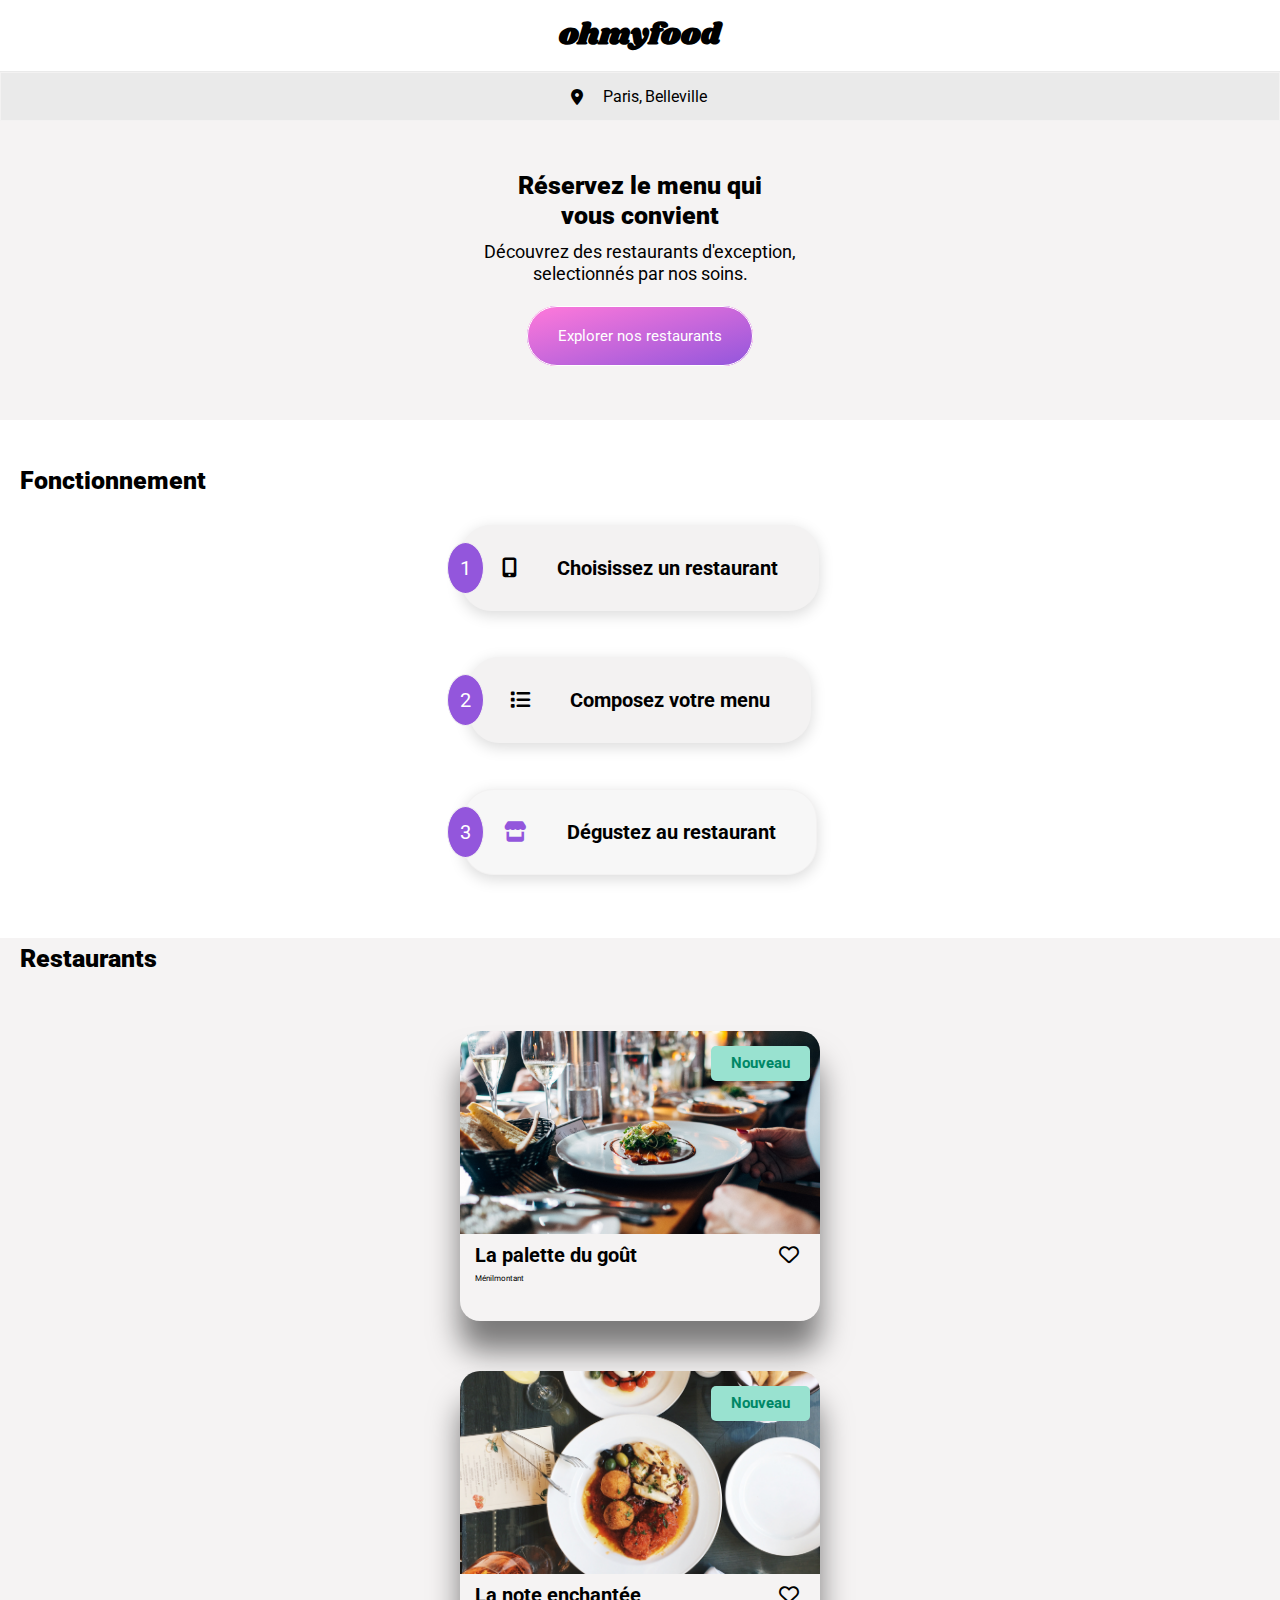
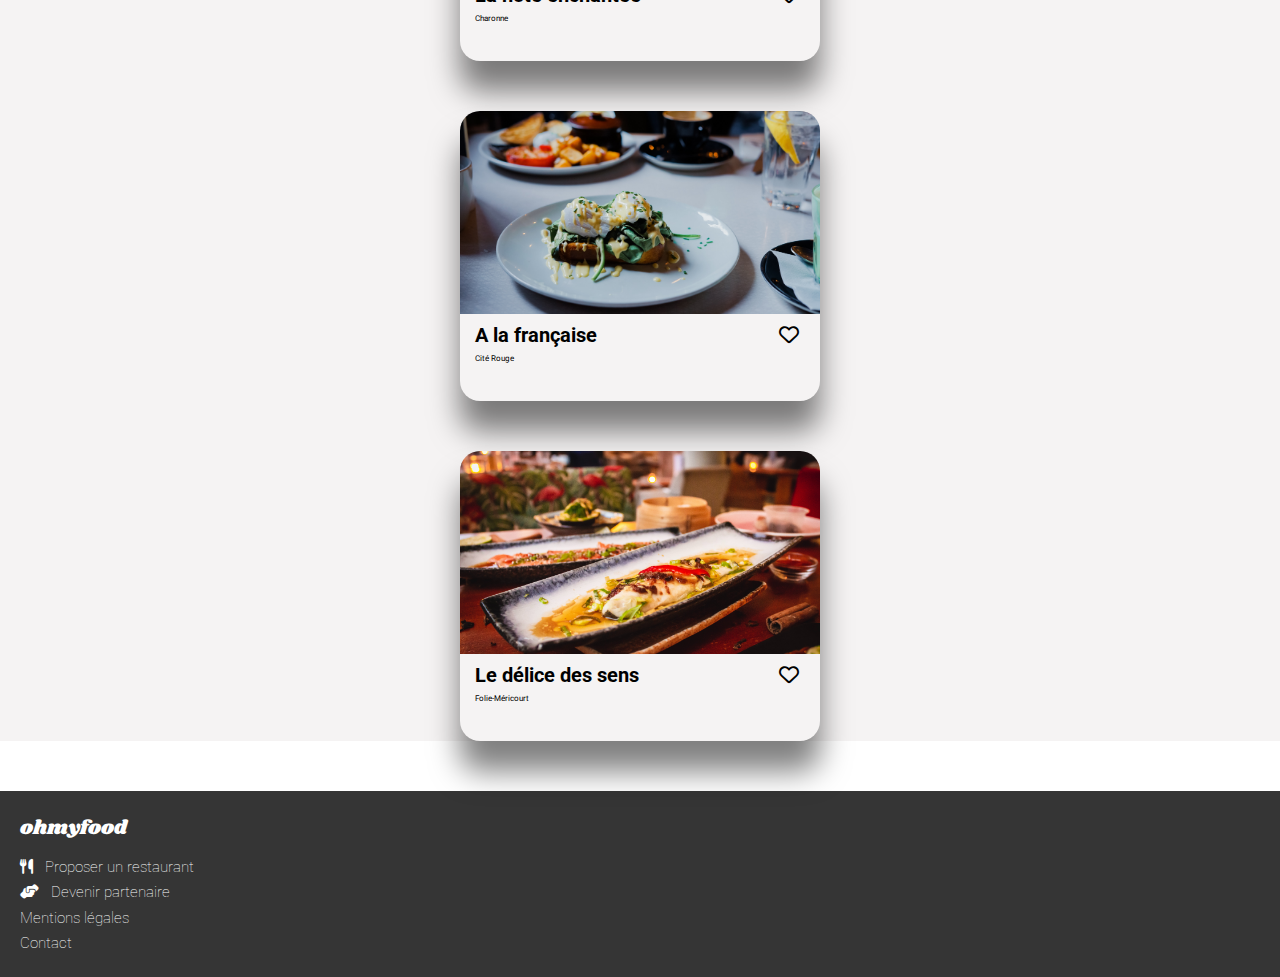
<file: index.html>
<!DOCTYPE html>
<html lang="fr">
<head>
    <meta charset="UTF-8">
    <meta http-equiv="X-UA-Compatible" content="IE=edge">
    <meta name="viewport" content="width=device-width, initial-scale=1.0">
    <link rel="stylesheet" href="https://cdnjs.cloudflare.com/ajax/libs/font-awesome/6.1.1/css/all.min.css">
    <link rel="stylesheet" href="./Assets/css/style.css">
    <title> OhMYFood | </title>
</head>
<body class="home">

    <header class="header bgcolor">

        <div class="top">
            <div class="brand">
                <h1 class="brand__title big-title"> ohmyfood</h1>
                
            </div>
            <div class="local">
                
                <i class="fa-sharp fa-solid fa-location-dot local__icon"></i>
                <div class="local__city local__title">Paris,</div>
                <div class="local__quarter local__title">Belleville</div>
            </div>
        </div>
        
        <h2 class="header__title">
            <span class="header__title-span">Réservez le menu qui</span>
            <span class="header__title-span">vous convient</span> 
        </h2>
        <p class="header__para">
            <span class="header__para-span">Découvrez des restaurants d'exception,

            </span>
            <span class="header__para-span">
                selectionnés par nos soins.
            </span>
        </p>
        <a href="resto" class="btn">Explorer nos restaurants</a>
    </header>

    <main class="main">
        <section class="section fonction">
            <h2 class="section-title title">Fonctionnement</h2>
            <article class="article">
                <div class="article__numb">1</div>
                <div class="article__div">
            
                    <i class="fa-solid fa-mobile-screen-button article__div-icon"></i>
                    <div class="article__div-para">Choisissez un restaurant</div>
                </div>
            </article>
                
            <article class="article">
                <div class="article__numb">2</div>
                <div class="article__div">
                    
                    <i class="fa-solid fa-list article__div-icon"></i>
                    <div class="article__div-para">Composez votre menu</div>
                </div>
            </article>
            
            <article class="article active">
                <div class="article__numb">3</div>
                <div class="article__div">
                    <i class="fa-sharp fa-solid fa-store article__div-icon"></i>
                    <div class="article__div-para">Dégustez au restaurant</div>
                </div>
            </article>
        </section>

        <section class="section bgcolor resto" id="#resto">
            <h2 class="section-title title">Restaurants</h2>
            <article class="card">
                <a href="./laPalette.html">
                    <div class="card__picture">
                        <img src="./Assets/img/restaurants/jay-wennington-N_Y88TWmGwA-unsplash.jpg" class="card__picture-img" alt="">
                        <div class="card__picture-new">Nouveau</div>
                    </div>
                </a>
                <div class="card__info">
                    <h3 class="card__info-title">
                        <span  class="span-title">La palette du goût</span>
                        <div class="hackcheck">

                            <input type="checkbox" name="heart" id="check-click1">
                            <label class="fa-regular fa-heart hackcheck-icon" for="check-click1"></label>
                        </div>
                    </h3>
                    <p class="card__info-para">Ménilmontant</p>
                </div>
            </article>
            
            <article class="card">
                <a href="./laNote.html">
                    <div class="card__picture">
                        <img src="./Assets/img/restaurants/stil-u2Lp8tXIcjw-unsplash.jpg" class="card__picture-img" alt="">
                        <div class="card__picture-new">Nouveau</div>
                    </div>
                </a>
                <div class="card__info">
                    <h3 class="card__info-title">
                        <span  class="span-title">La note enchantée</span>
                        <div class="hackcheck">

                            <input type="checkbox" name="heart" id="check-click2">
                            <label class="fa-regular fa-heart hackcheck-icon" for="check-click2"></label>
                        </div>
                    </h3>
                    <p class="card__info-para">Charonne</p>
                </div>
            </article>

            <article class="card">
                <a href="./aLaFrancaise.html">
                    <div class="card__picture">
                        <img src="./Assets/img/restaurants/toa-heftiba-DQKerTsQwi0-unsplash.jpg" class="card__picture-img" alt="">
                        <!-- <div class="card__picture-new">Nouveau</div> -->
                    </div>
                </a>
                <div class="card__info">
                    <h3 class="card__info-title">
                        <span  class="span-title">A la française</span>
                        <div class="hackcheck">

                            <input type="checkbox" name="heart" id="check-click3">
                            <label class="fa-regular fa-heart hackcheck-icon" for="check-click3"></label>
                        </div>
                    </h3>
                    <p class="card__info-para">Cité Rouge</p>
                </div>
            </article>

            <article class="card">
                <a href="./leDessert.html">
                    <div class="card__picture">
                        <img src="./Assets/img/restaurants/louis-hansel-shotsoflouis-qNBGVyOCY8Q-unsplash.jpg" class="card__picture-img" alt="">
                        <!-- <div class="card__picture-new">Nouveau</div> -->
                    </div>
                </a>
                <div class="card__info">
                    <h3 class="card__info-title">
                        <span  class="span-title">Le délice des sens</span>
                        <div class="hackcheck">

                            <input type="checkbox" name="heart" id="check-click4">
                            <label class="fa-regular fa-heart hackcheck-icon" for="check-click4"></label>
                        </div>
                    </h3>
                    <p class="card__info-para">Folie-Méricourt</p>
                </div>
            </article>
        </section>
    </main>
    <footer class="footer ">
        <h4 class="footer__title title2">ohmyfood</h4>
        <p href="#" class="footer__para">
            <i class="fa-solid fa-utensils footer__para-icon"></i>
            <a class="footer__para-link">Proposer un restaurant</a>
        </p>
        <p href="#" class="footer__para">
            <i class="fa-solid fa-handshake-angle footer__para-icon"></i>
            <a class="footer__para-link">Devenir partenaire</a>
        </p>
        <p href="#" class="footer__para">
            <a href="#" class="footer__para-link">
                Mentions légales
            </a>
        </p>
        <p href="#" class="footer__para">
            <a href="#" class="footer__para-link">
                Contact
            </a>
        </p>
    </footer>
    
</body>
</html>
</file>
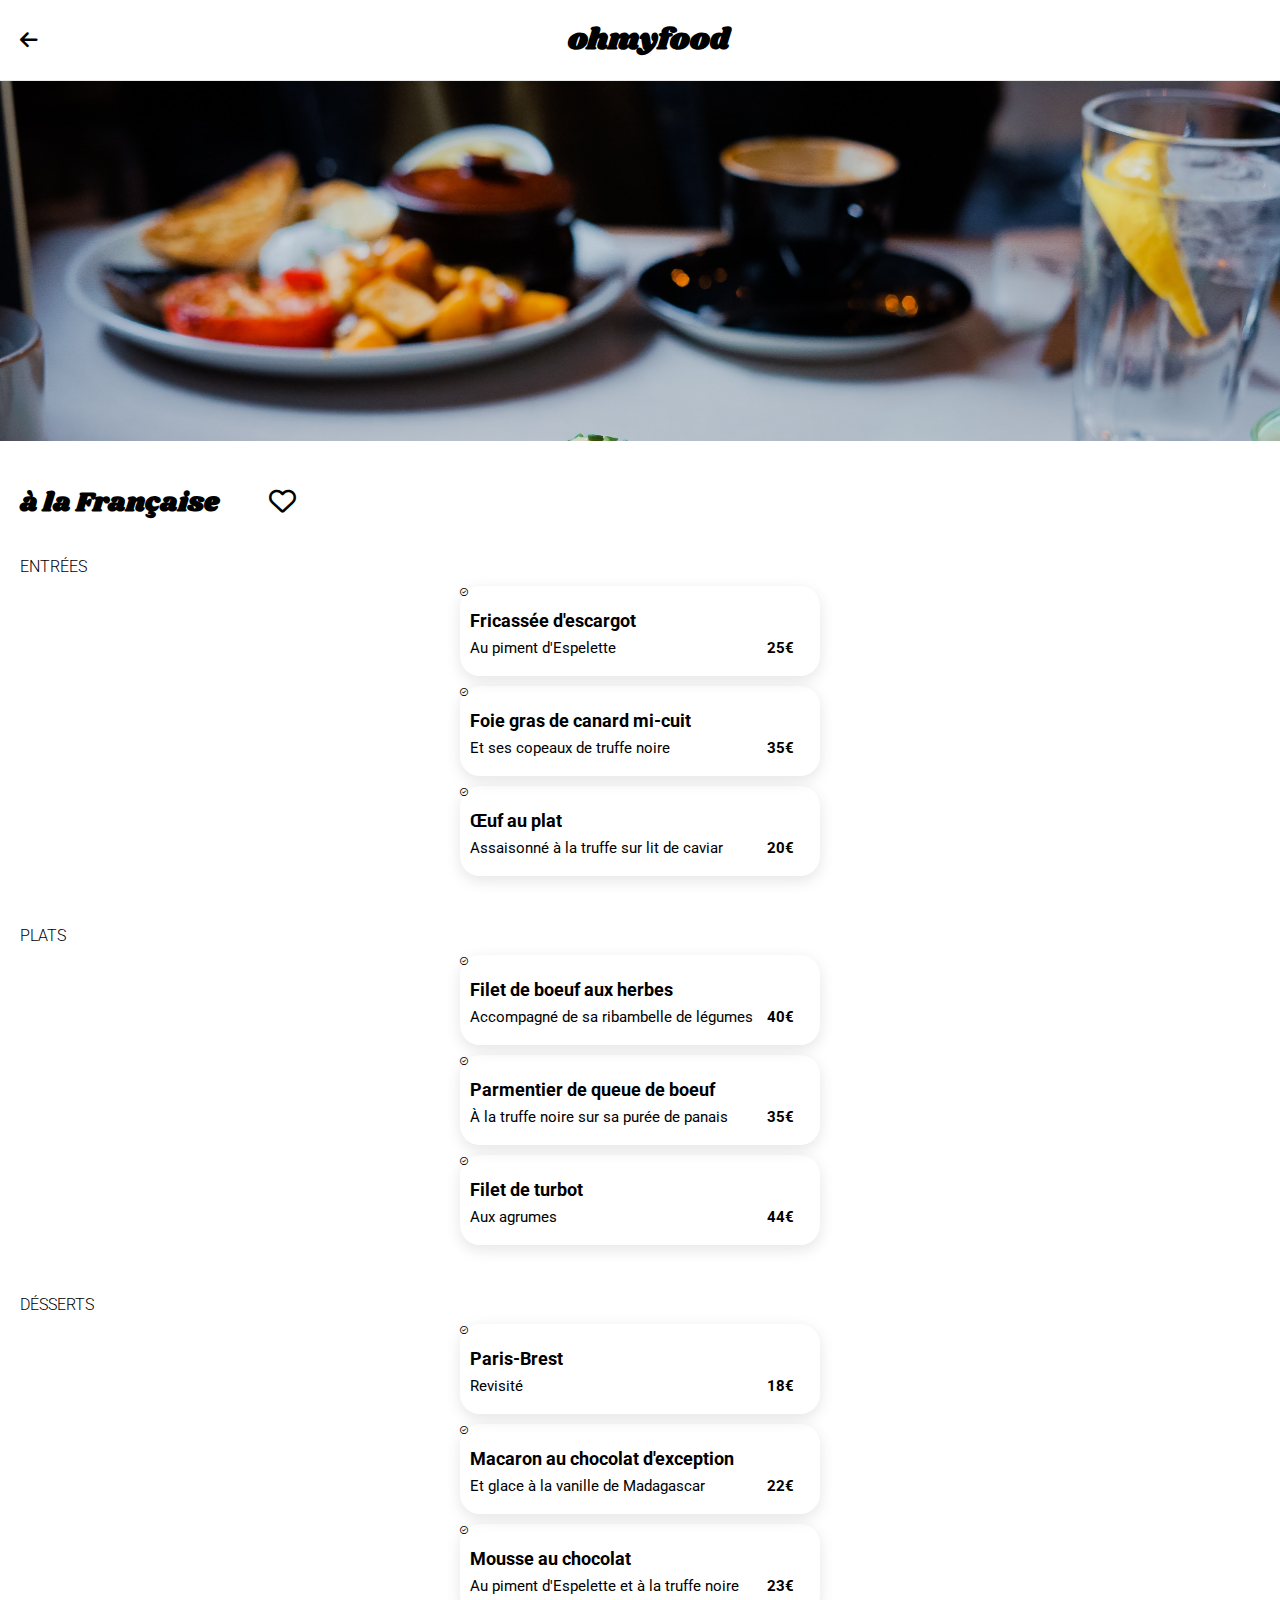
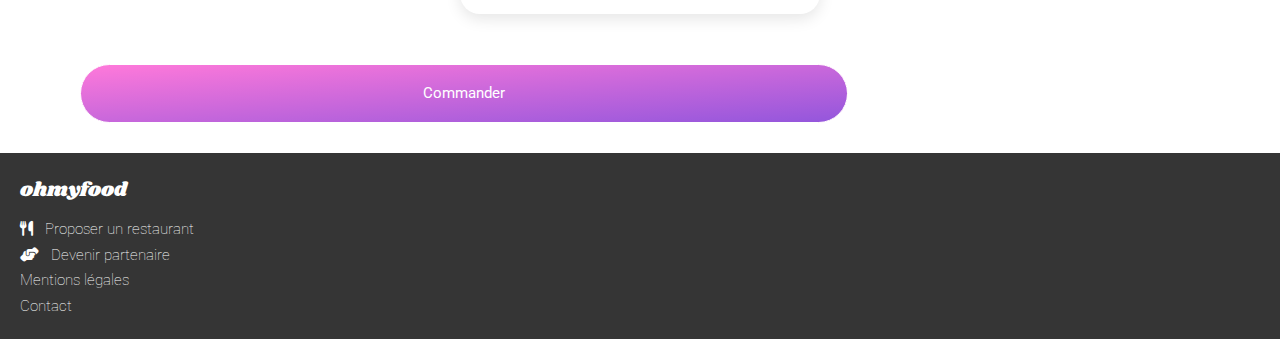
<file: aLaFrancaise.html>
<!DOCTYPE html>
<html lang="fr">
<head>
    <meta charset="UTF-8">
    <meta http-equiv="X-UA-Compatible" content="IE=edge">
    <meta name="viewport" content="width=device-width, initial-scale=1.0">
    <link rel="stylesheet" href="https://cdnjs.cloudflare.com/ajax/libs/font-awesome/6.1.1/css/all.min.css">
    <link rel="stylesheet" href="./Assets/css/style.css">
    <title> OhMYFood | à la Française </title>
</head>
<body class="autre">
    <div class="top">
        <a href="./index.html">
            <div class="brand">
                <i class="fa-sharp fa-solid fa-arrow-left brand__icon"></i>
                
                <h1 class="brand__title big-title">
                    ohmyfood
                </h1>
                
            </div>
        </a>
        
    </div>
    <header class="header quatre">
        
        
    </header>
    <main class="main">
        <h2 class="main__title">
            à la Française
            <div class="hackcheck">

                <input type="checkbox" name="heart" id="check-click8">
                <label class="fa-regular fa-heart hackcheck-icon" for="check-click8"></label>
            </div>
        </h2>
        <section class="category">
            <h3 class="category__title">entrées</h3>
            <div class="categoryFlex">
                <div class="cardi">
                    <div class="cardi__info">
                        <h4 class="cardi__info-title">Fricassée d'escargot</h4>
                        <div class="cardi__info--para">
                            <span class="cardi__info--para-ingre">Au piment d'Espelette </span>
                            <span class="cardi__info--para-price">25€</span>
                        </div>
                    </div>
                    <div class="cardi__validate">
                        <i class="fa-sharp fa-regular fa-circle-check"></i>
                    </div>
                </div>
                <div class="cardi">
                    <div class="cardi__info">
                        <h4 class="cardi__info-title">Foie gras de canard mi-cuit</h4>
                        <div class="cardi__info--para">
                            <span class="cardi__info--para-ingre">Et ses copeaux de truffe noire</span>
                            <span class="cardi__info--para-price">35€</span>
                        </div>
                    </div>
                    <div class="cardi__validate"><i class="fa-sharp fa-regular fa-circle-check"></i></div>
                </div>
                <div class="cardi">
                    <div class="cardi__info">
                        <h4 class="cardi__info-title">Œuf au plat</h4>
                        <div class="cardi__info--para">
                            <span class="cardi__info--para-ingre">Assaisonné à la truffe sur lit de caviar</span>
                            <span class="cardi__info--para-price">20€</span>
                        </div>
                    </div>
                    <div class="cardi__validate">
                        <i class="fa-sharp fa-regular fa-circle-check"></i>
                    </div>
                </div>
            </div>
        </section>
        <section class="category">
            <h3 class="category__title">Plats</h3>
            <div class="categoryFlex">
                <div class="cardi">
                    <div class="cardi__info">
                        <h4 class="cardi__info-title">Filet de boeuf aux herbes</h4>
                        <div class="cardi__info--para">
                            <span class="cardi__info--para-ingre">Accompagné de sa ribambelle de légumes</span>
                            <span class="cardi__info--para-price">40€</span>
                        </div>
                    </div>
                    <div class="cardi__validate">
                        <i class="fa-sharp fa-regular fa-circle-check"></i>
                    </div>
                </div>
                <div class="cardi">
                    <div class="cardi__info">
                        <h4 class="cardi__info-title">Parmentier de queue de boeuf</h4>
                        <div class="cardi__info--para">
                            <span class="cardi__info--para-ingre">À la truffe noire sur sa purée de panais</span>
                            <span class="cardi__info--para-price">35€</span>
                        </div>
                    </div>
                    <div class="cardi__validate">
                        <i class="fa-sharp fa-regular fa-circle-check"></i>
                    </div>
                </div>
                <div class="cardi">
                    <div class="cardi__info">
                        <h4 class="cardi__info-title">Filet de turbot</h4>
                        <div class="cardi__info--para">
                            <span class="cardi__info--para-ingre">Aux agrumes</span>
                            <span class="cardi__info--para-price">44€</span>
                        </div>
                    </div>
                    <div class="cardi__validate">
                        <i class="fa-sharp fa-regular fa-circle-check"></i>
                    </div>
                </div>
            </div>
        </section>
        <section class="category">
            <h3 class="category__title">Désserts</h3>
            <div class="categoryFlex">
                <div class="cardi">
                    <div class="cardi__info">
                        <h4 class="cardi__info-title">Paris-Brest</h4>
                        <div class="cardi__info--para">
                            <span class="cardi__info--para-ingre">Revisité</span>
                            <span class="cardi__info--para-price">18€</span>
                        </div>
                    </div>
                    <div class="cardi__validate">
                        <i class="fa-sharp fa-regular fa-circle-check"></i>
                    </div>
                </div>
                <div class="cardi">
                    <div class="cardi__info">
                        <h4 class="cardi__info-title">Macaron au chocolat d'exception</h4>
                        <div class="cardi__info--para">
                            <span class="cardi__info--para-ingre">Et glace à la vanille de Madagascar</span>
                            <span class="cardi__info--para-price">22€</span>
                        </div>
                    </div>
                    <div class="cardi__validate">
                        <i class="fa-sharp fa-regular fa-circle-check"></i>
                    </div>
                </div>
                <div class="cardi">
                    <div class="cardi__info">
                        <h4 class="cardi__info-title">Mousse au chocolat</h4>
                        <div class="cardi__info--para">
                            <span class="cardi__info--para-ingre">Au piment d'Espelette et à la truffe noire</span>
                            <span class="cardi__info--para-price">23€</span>
                        </div>
                    </div>
                    <div class="cardi__validate">
                        <i class="fa-sharp fa-regular fa-circle-check"></i>
                    </div>
                </div>
            </div>
        </section>
        <button class="btn btn1">Commander</button>
    </main>
    <footer class="footer ">
        <h4 class="footer__title title2">ohmyfood</h4>
        <p href="#" class="footer__para">
            <i class="fa-solid fa-utensils footer__para-icon"></i>
            <a class="footer__para-link">Proposer un restaurant</a>
        </p>
        <p href="#" class="footer__para">
            <i class="fa-solid fa-handshake-angle footer__para-icon"></i>
            <a class="footer__para-link">Devenir partenaire</a>
        </p>
        <p href="#" class="footer__para">
            <a href="#" class="footer__para-link">
                Mentions légales
            </a>
        </p>
        <p href="#" class="footer__para">
            <a href="#" class="footer__para-link">
                Contact
            </a>
        </p>
    </footer>
    
</body>
</html>
</file>
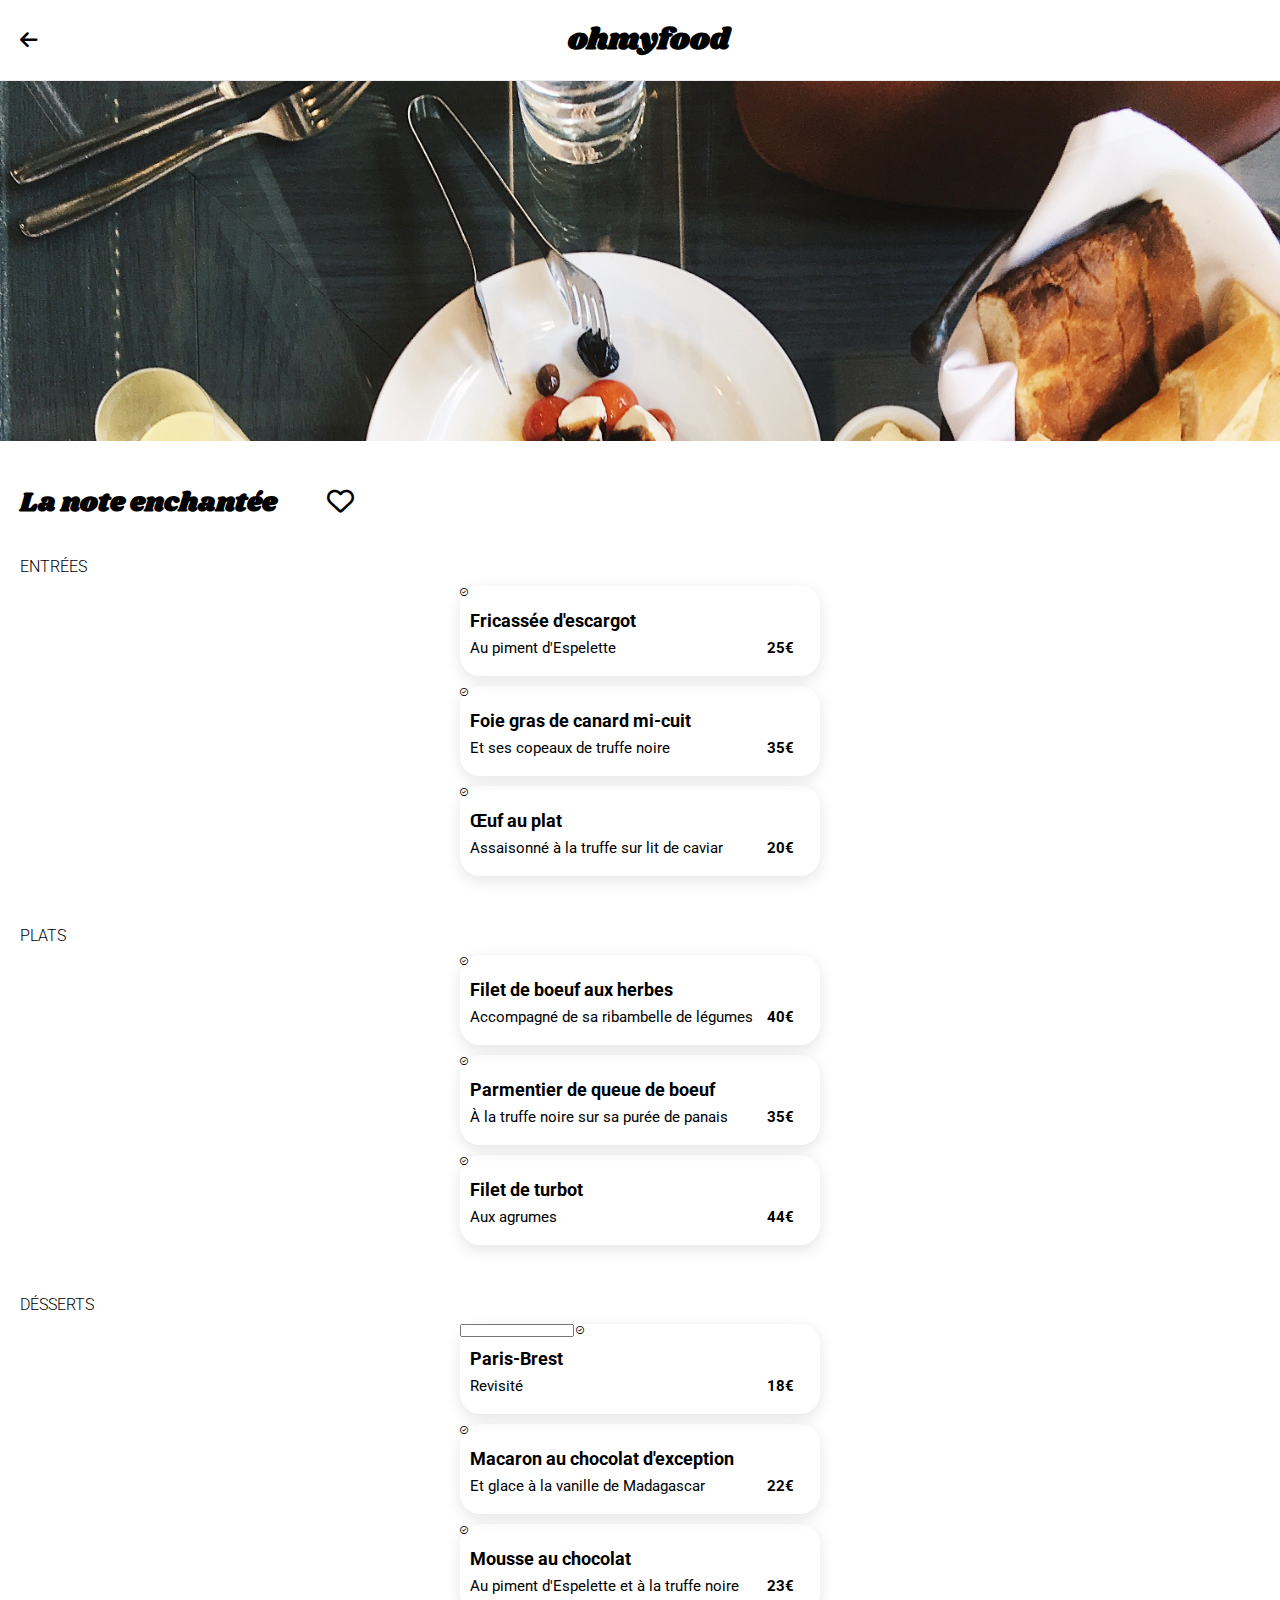
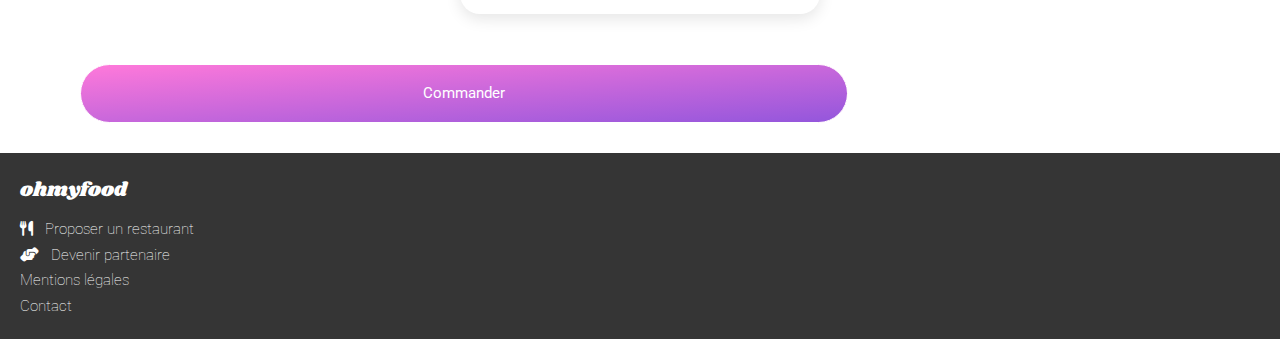
<file: laNote.html>
<!DOCTYPE html>
<html lang="fr">
<head>
    <meta charset="UTF-8">
    <meta http-equiv="X-UA-Compatible" content="IE=edge">
    <meta name="viewport" content="width=device-width, initial-scale=1.0">
    <link rel="stylesheet" href="https://cdnjs.cloudflare.com/ajax/libs/font-awesome/6.1.1/css/all.min.css">
    <link rel="stylesheet" href="./Assets/css/style.css">
    <title> OhMYFood | la note enchantée </title>
</head>
<body class="autre">
    <div class="top">
        <a href="./index.html">
            <div class="brand">
                <i class="fa-sharp fa-solid fa-arrow-left brand__icon"></i>
                
                <h1 class="brand__title big-title">
                    ohmyfood
                </h1>
                
            </div>
        </a>
        
    </div>
    <header class="header trois">
        
        
    </header>
    <main class="main">
        <h2 class="main__title">
            La note enchantée
            <div class="hackcheck">

                <input type="checkbox" name="heart" id="check-click7">
                <label class="fa-regular fa-heart hackcheck-icon" for="check-click7"></label>
            </div>
        </h2>
        <section class="category">
            <h3 class="category__title">entrées</h3>
            <div class="categoryFlex">
                <div class="cardi">
                    <div class="cardi__info">
                        <h4 class="cardi__info-title">Fricassée d'escargot</h4>
                        <div class="cardi__info--para">
                            <span class="cardi__info--para-ingre">Au piment d'Espelette </span>
                            <span class="cardi__info--para-price">25€</span>
                        </div>
                    </div>
                    <div class="cardi__validate">
                        <i class="fa-sharp fa-regular fa-circle-check"></i>
                    </div>
                </div>
                <div class="cardi">
                    <div class="cardi__info">
                        <h4 class="cardi__info-title">Foie gras de canard mi-cuit</h4>
                        <div class="cardi__info--para">
                            <span class="cardi__info--para-ingre">Et ses copeaux de truffe noire</span>
                            <span class="cardi__info--para-price">35€</span>
                        </div>
                    </div>
                    <div class="cardi__validate"><i class="fa-sharp fa-regular fa-circle-check"></i></div>
                </div>
                <div class="cardi">
                    <div class="cardi__info">
                        <h4 class="cardi__info-title">Œuf au plat</h4>
                        <div class="cardi__info--para">
                            <span class="cardi__info--para-ingre">Assaisonné à la truffe sur lit de caviar</span>
                            <span class="cardi__info--para-price">20€</span>
                        </div>
                    </div>
                    <div class="cardi__validate">
                        <i class="fa-sharp fa-regular fa-circle-check"></i>
                    </div>
                </div>
            </div>
        </section>
        <section class="category">
            <h3 class="category__title">Plats</h3>
            <div class="categoryFlex">
                <div class="cardi">
                    <div class="cardi__info">
                        <h4 class="cardi__info-title">Filet de boeuf aux herbes</h4>
                        <div class="cardi__info--para">
                            <span class="cardi__info--para-ingre">Accompagné de sa ribambelle de légumes</span>
                            <span class="cardi__info--para-price">40€</span>
                        </div>
                    </div>
                    <div class="cardi__validate">
                        <i class="fa-sharp fa-regular fa-circle-check"></i>
                    </div>
                </div>
                <div class="cardi">
                    <div class="cardi__info">
                        <h4 class="cardi__info-title">Parmentier de queue de boeuf</h4>
                        <div class="cardi__info--para">
                            <span class="cardi__info--para-ingre">À la truffe noire sur sa purée de panais</span>
                            <span class="cardi__info--para-price">35€</span>
                        </div>
                    </div>
                    <div class="cardi__validate">
                        <i class="fa-sharp fa-regular fa-circle-check"></i>
                    </div>
                </div>
                <div class="cardi">
                    <div class="cardi__info">
                        <h4 class="cardi__info-title">Filet de turbot</h4>
                        <div class="cardi__info--para">
                            <span class="cardi__info--para-ingre">Aux agrumes</span>
                            <span class="cardi__info--para-price">44€</span>
                        </div>
                    </div>
                    <div class="cardi__validate">
                        <i class="fa-sharp fa-regular fa-circle-check"></i>
                    </div>
                </div>
            </div>
        </section>
        <section class="category">
            <h3 class="category__title">Désserts</h3>
            <div class="categoryFlex">
                <div class="cardi">
                    <div class="cardi__info">
                        <h4 class="cardi__info-title">Paris-Brest</h4>
                        <div class="cardi__info--para">
                            <span class="cardi__info--para-ingre">Revisité</span>
                            <span class="cardi__info--para-price">18€</span>
                        </div>
                    </div>
                    <div class="cardi__validate">
                        <input type="text" class="cardi__validate-checkbox">
                        <i class="fa-sharp fa-regular fa-circle-check"></i>
                    </div>
                </div>
                <div class="cardi">
                    <div class="cardi__info">
                        <h4 class="cardi__info-title">Macaron au chocolat d'exception</h4>
                        <div class="cardi__info--para">
                            <span class="cardi__info--para-ingre">Et glace à la vanille de Madagascar</span>
                            <span class="cardi__info--para-price">22€</span>
                        </div>
                    </div>
                    <div class="cardi__validate">
                        <i class="fa-sharp fa-regular fa-circle-check"></i>
                    </div>
                </div>
                <div class="cardi">
                    <div class="cardi__info">
                        <h4 class="cardi__info-title">Mousse au chocolat</h4>
                        <div class="cardi__info--para">
                            <span class="cardi__info--para-ingre">Au piment d'Espelette et à la truffe noire</span>
                            <span class="cardi__info--para-price">23€</span>
                        </div>
                    </div>
                    <div class="cardi__validate">
                        <i class="fa-sharp fa-regular fa-circle-check"></i>
                    </div>
                </div>
            </div>
        </section>
        <button class="btn btn1">Commander</button>
    </main>
    <footer class="footer ">
        <h4 class="footer__title title2">ohmyfood</h4>
        <p href="#" class="footer__para">
            <i class="fa-solid fa-utensils footer__para-icon"></i>
            <a class="footer__para-link">Proposer un restaurant</a>
        </p>
        <p href="#" class="footer__para">
            <i class="fa-solid fa-handshake-angle footer__para-icon"></i>
            <a class="footer__para-link">Devenir partenaire</a>
        </p>
        <p href="#" class="footer__para">
            <a href="#" class="footer__para-link">
                Mentions légales
            </a>
        </p>
        <p href="#" class="footer__para">
            <a href="#" class="footer__para-link">
                Contact
            </a>
        </p>
    </footer>
    
</body>
</html>
</file>
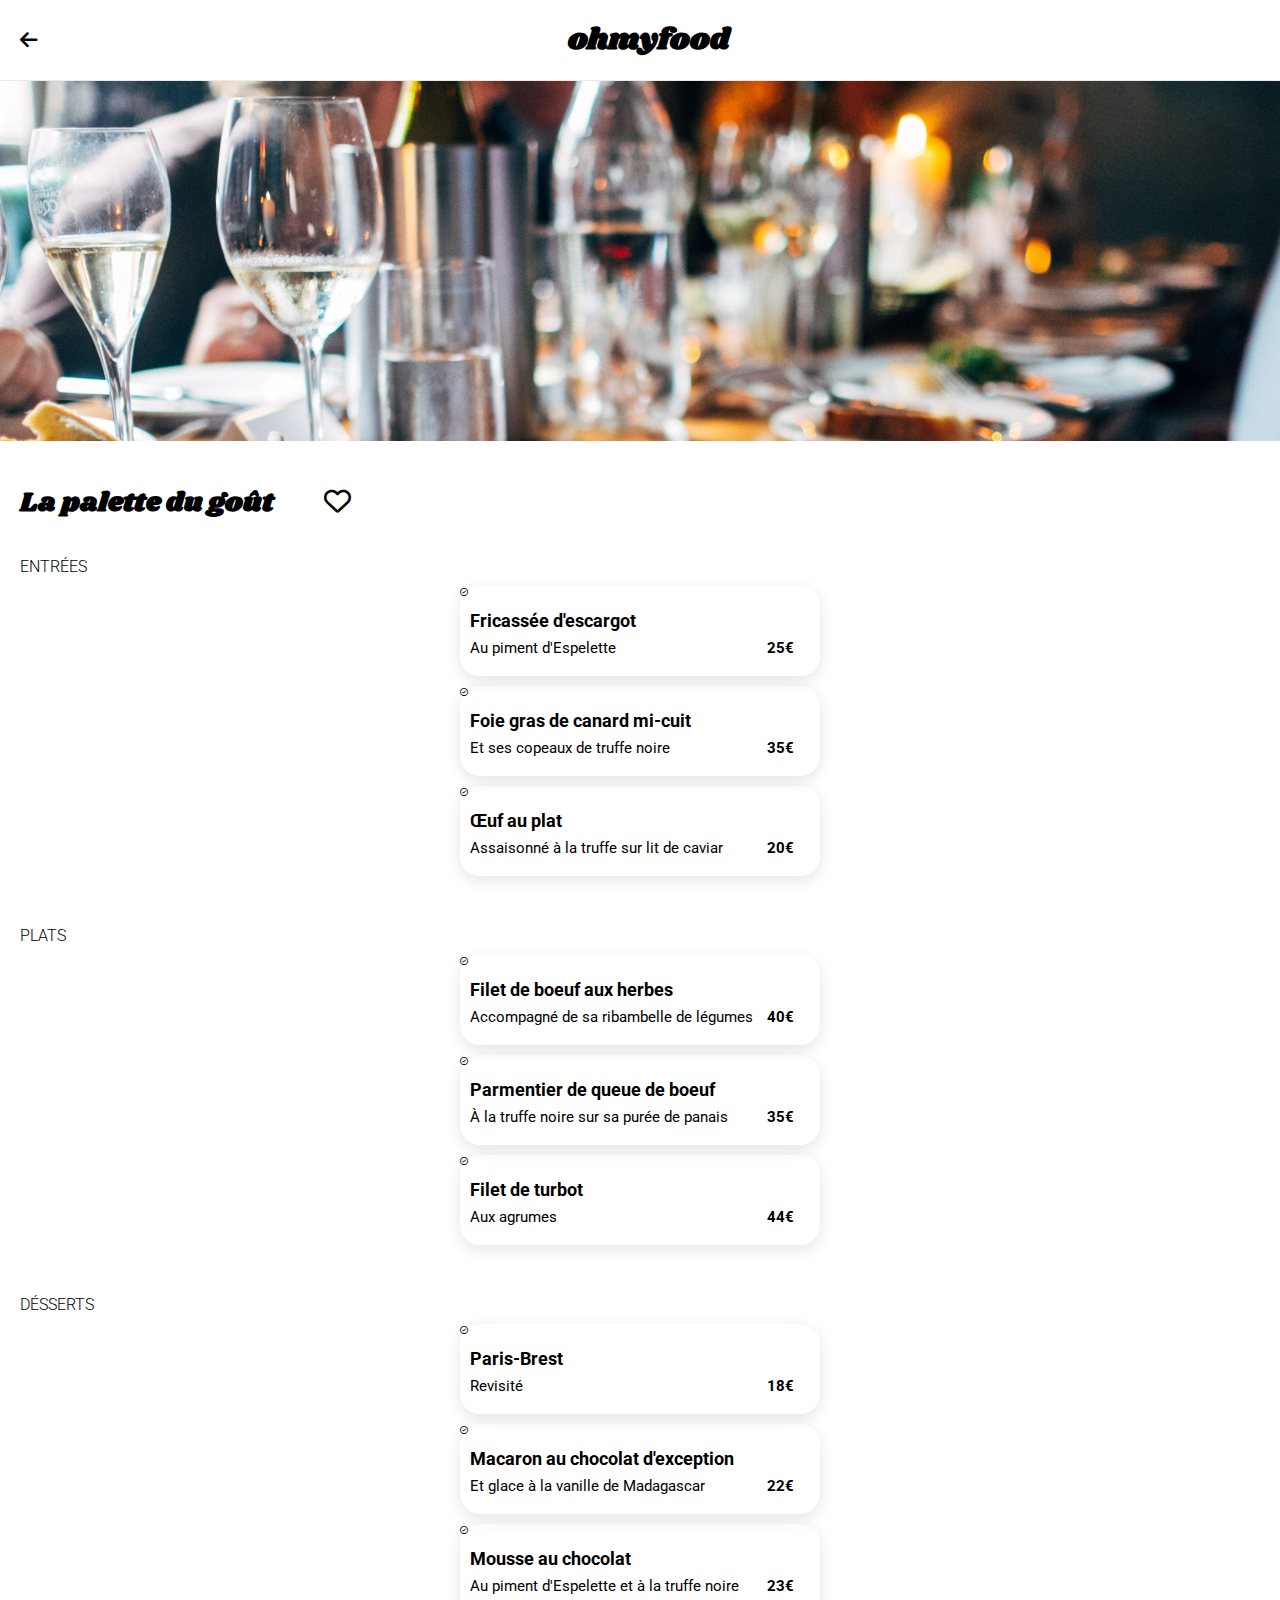
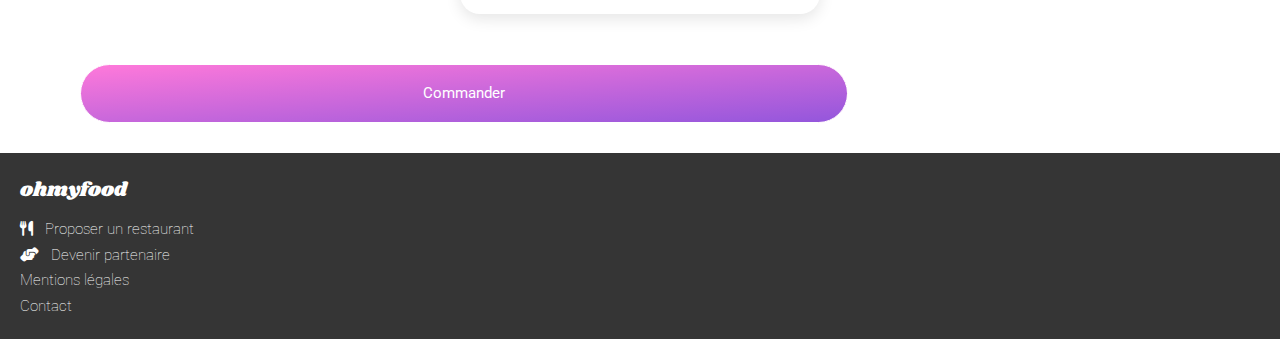
<file: laPalette.html>
<!DOCTYPE html>
<html lang="fr">
<head>
    <meta charset="UTF-8">
    <meta http-equiv="X-UA-Compatible" content="IE=edge">
    <meta name="viewport" content="width=device-width, initial-scale=1.0">
    <link rel="stylesheet" href="https://cdnjs.cloudflare.com/ajax/libs/font-awesome/6.1.1/css/all.min.css">
    <link rel="stylesheet" href="./Assets/css/style.css">
    <title> OhMYFood | la Palette du goût</title>
</head>
<body class="autre">
    <div class="top">
        <a href="./index.html">
            <div class="brand">
                <i class="fa-sharp fa-solid fa-arrow-left brand__icon"></i>
                
                <h1 class="brand__title big-title">
                    ohmyfood
                </h1>
                
            </div>
        </a>
    </div>
    <header class="header un">
        
    </header>
    <main class="main">
        <h2 class="main__title">
            La palette du goût 
            <div class="hackcheck">

                <input type="checkbox" name="heart" id="check-click5">
                <label class="fa-regular fa-heart hackcheck-icon" for="check-click5"></label>
            </div>
        </h2>
        <section class="category">
            <h3 class="category__title">entrées</h3>
            <div class="categoryFlex">
                <div class="cardi">
                    <div class="cardi__info">
                        <h4 class="cardi__info-title">Fricassée d'escargot</h4>
                        <div class="cardi__info--para">
                            <span class="cardi__info--para-ingre">Au piment d'Espelette </span>
                            <span class="cardi__info--para-price">25€</span>
                        </div>
                    </div>
                    <div class="cardi__validate">
                        <i class="fa-sharp fa-regular fa-circle-check"></i>
                    </div>
                </div>
                <div class="cardi">
                    <div class="cardi__info">
                        <h4 class="cardi__info-title">Foie gras de canard mi-cuit</h4>
                        <div class="cardi__info--para">
                            <span class="cardi__info--para-ingre">Et ses copeaux de truffe noire</span>
                            <span class="cardi__info--para-price">35€</span>
                        </div>
                    </div>
                    <div class="cardi__validate">
                        <i class="fa-sharp fa-regular fa-circle-check"></i>
                    </div>
                </div>
                <div class="cardi">
                    <div class="cardi__info">
                        <h4 class="cardi__info-title">Œuf au plat</h4>
                        <div class="cardi__info--para">
                            <span class="cardi__info--para-ingre">Assaisonné à la truffe sur lit de caviar</span>
                            <span class="cardi__info--para-price">20€</span>
                        </div>
                    </div>
                    <div class="cardi__validate">
                        <i class="fa-sharp fa-regular fa-circle-check"></i>
                    </div>
                </div>
            </div>
        </section>
        <section class="category">
            <h3 class="category__title">Plats</h3>
            <div class="categoryFlex">
                <div class="cardi">
                    <div class="cardi__info">
                        <h4 class="cardi__info-title">Filet de boeuf aux herbes</h4>
                        <div class="cardi__info--para">
                            <span class="cardi__info--para-ingre">Accompagné de sa ribambelle de légumes</span>
                            <span class="cardi__info--para-price">40€</span>
                        </div>
                    </div>
                    <div class="cardi__validate">
                        <i class="fa-sharp fa-regular fa-circle-check"></i>
                    </div>
                </div>
                <div class="cardi">
                    <div class="cardi__info">
                        <h4 class="cardi__info-title">Parmentier de queue de boeuf</h4>
                        <div class="cardi__info--para">
                            <span class="cardi__info--para-ingre">À la truffe noire sur sa purée de panais</span>
                            <span class="cardi__info--para-price">35€</span>
                        </div>
                    </div>
                    <div class="cardi__validate">
                        <i class="fa-sharp fa-regular fa-circle-check"></i>
                    </div>
                </div>
                <div class="cardi">
                    <div class="cardi__info">
                        <h4 class="cardi__info-title">Filet de turbot</h4>
                        <div class="cardi__info--para">
                            <span class="cardi__info--para-ingre">Aux agrumes</span>
                            <span class="cardi__info--para-price">44€</span>
                        </div>
                    </div>
                    <div class="cardi__validate">
                        <i class="fa-sharp fa-regular fa-circle-check"></i>
                    </div>
                </div>
            </div>
        </section>
        <section class="category">
            <h3 class="category__title">Désserts</h3>
            <div class="categoryFlex">
                <div class="cardi">
                    <div class="cardi__info">
                        <h4 class="cardi__info-title">Paris-Brest</h4>
                        <div class="cardi__info--para">
                            <span class="cardi__info--para-ingre">Revisité</span>
                            <span class="cardi__info--para-price">18€</span>
                        </div>
                    </div>
                    <div class="cardi__validate">
                        <i class="fa-sharp fa-regular fa-circle-check"></i>
                    </div>
                </div>
                <div class="cardi">
                    <div class="cardi__info">
                        <h4 class="cardi__info-title">Macaron au chocolat d'exception</h4>
                        <div class="cardi__info--para">
                            <span class="cardi__info--para-ingre">Et glace à la vanille de Madagascar</span>
                            <span class="cardi__info--para-price">22€</span>
                        </div>
                    </div>
                    <div class="cardi__validate">
                        <i class="fa-sharp fa-regular fa-circle-check"></i>
                    </div>
                </div>
                <div class="cardi">
                    <div class="cardi__info">
                        <h4 class="cardi__info-title">Mousse au chocolat</h4>
                        <div class="cardi__info--para">
                            <span class="cardi__info--para-ingre">Au piment d'Espelette et à la truffe noire</span>
                            <span class="cardi__info--para-price">23€</span>
                        </div>
                    </div>
                    <div class="cardi__validate">
                        <i class="fa-sharp fa-regular fa-circle-check"></i>
                    </div>
                </div>
            </div>
        </section>
        <button class="btn btn1">Commander</button>
    </main>
    <footer class="footer ">
        <h4 class="footer__title title2">ohmyfood</h4>
        <p href="#" class="footer__para">
            <i class="fa-solid fa-utensils footer__para-icon"></i>
            <a class="footer__para-link">Proposer un restaurant</a>
        </p>
        <p href="#" class="footer__para">
            <i class="fa-solid fa-handshake-angle footer__para-icon"></i>
            <a class="footer__para-link">Devenir partenaire</a>
        </p>
        <p href="#" class="footer__para">
            <a href="#" class="footer__para-link">
                Mentions légales
            </a>
        </p>
        <p href="#" class="footer__para">
            <a href="#" class="footer__para-link">
                Contact
            </a>
        </p>
    </footer>
    
    
</body>
</html>
</file>
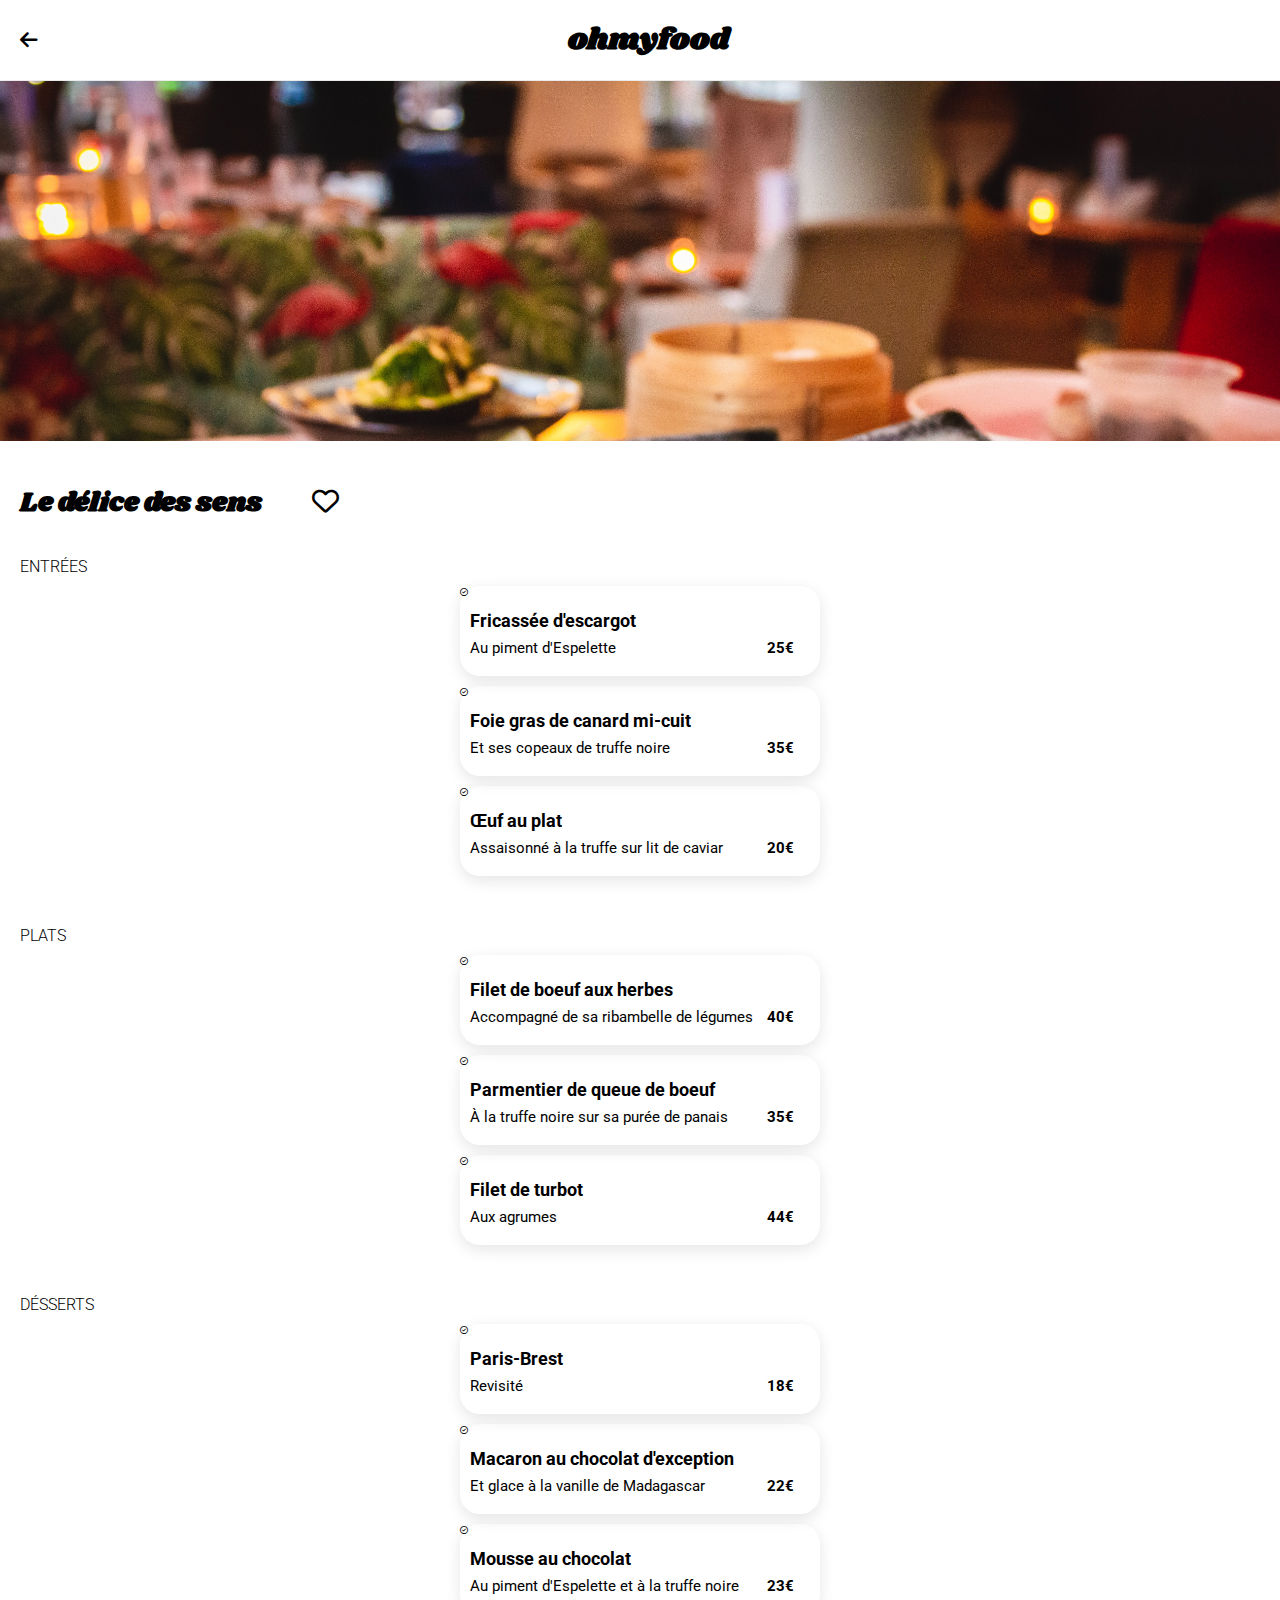
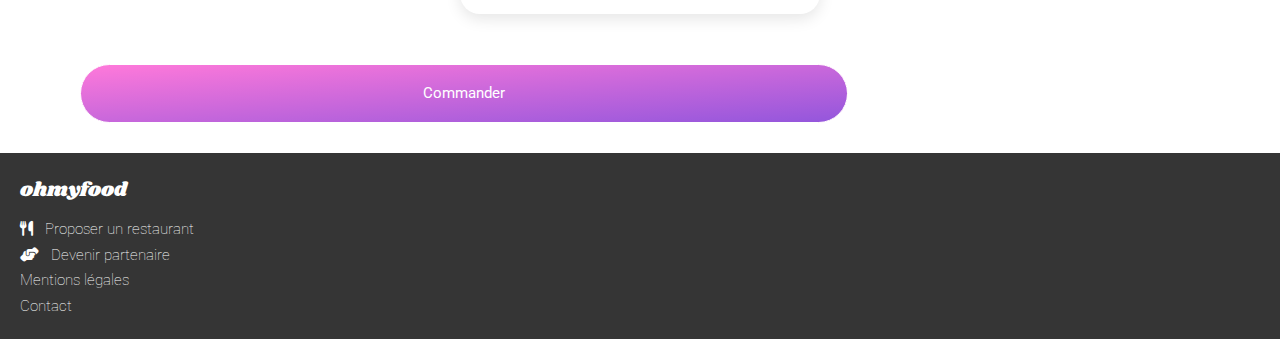
<file: leDessert.html>
<!DOCTYPE html>
<html lang="fr">
<head>
    <meta charset="UTF-8">
    <meta http-equiv="X-UA-Compatible" content="IE=edge">
    <meta name="viewport" content="width=device-width, initial-scale=1.0">
    <link rel="stylesheet" href="https://cdnjs.cloudflare.com/ajax/libs/font-awesome/6.1.1/css/all.min.css">
    <link rel="stylesheet" href="./Assets/css/style.css">
    <title> OhMYFood | Le délice des sens</title>
</head>
<body class=" home autre">
    <div class="top">
        <a href="./index.html">
            <div class="brand">
                <i class="fa-sharp fa-solid fa-arrow-left brand__icon"></i>
                
                <h1 class="brand__title big-title">
                    ohmyfood
                </h1>
                
            </div>
        </a>
        
    </div>
    <header class="header deux">
        
        
    </header>
    <main class="main">
        <h2 class="main__title">
            Le délice des sens
            <div class="hackcheck">

                <input type="checkbox" name="heart" id="check-click6">
                <label class="fa-regular fa-heart hackcheck-icon" for="check-click6"></label>
            </div>
        </h2>
        <section class="category">
            <h3 class="category__title">entrées </h3>
            <div class="categoryFlex">
                <div class="cardi">
                    <div class="cardi__info">
                        <h4 class="cardi__info-title">Fricassée d'escargot</h4>
                        <div class="cardi__info--para">
                            <span class="cardi__info--para-ingre">Au piment d'Espelette </span>
                            <span class="cardi__info--para-price">25€</span>
                        </div>
                    </div>
                    <div class="cardi__validate">
                        <i class="fa-sharp fa-regular fa-circle-check"></i>
                    </div>
                </div>
                <div class="cardi">
                    <div class="cardi__info">
                        <h4 class="cardi__info-title">Foie gras de canard mi-cuit</h4>
                        <div class="cardi__info--para">
                            <span class="cardi__info--para-ingre">Et ses copeaux de truffe noire</span>
                            <span class="cardi__info--para-price">35€</span>
                        </div>
                    </div>
                    <div class="cardi__validate"><i class="fa-sharp fa-regular fa-circle-check"></i></div>
                </div>
                <div class="cardi">
                    <div class="cardi__info">
                        <h4 class="cardi__info-title">Œuf au plat</h4>
                        <div class="cardi__info--para">
                            <span class="cardi__info--para-ingre">Assaisonné à la truffe sur lit de caviar</span>
                            <span class="cardi__info--para-price">20€</span>
                        </div>
                    </div>
                    <div class="cardi__validate">
                        <i class="fa-sharp fa-regular fa-circle-check"></i>
                    </div>
                </div>
            </div>
        </section>
        <section class="category">
            <h3 class="category__title">Plats</h3>
            <div class="categoryFlex">
                <div class="cardi">
                    <div class="cardi__info">
                        <h4 class="cardi__info-title">Filet de boeuf aux herbes</h4>
                        <div class="cardi__info--para">
                            <span class="cardi__info--para-ingre">Accompagné de sa ribambelle de légumes</span>
                            <span class="cardi__info--para-price">40€</span>
                        </div>
                    </div>
                    <div class="cardi__validate">
                        <i class="fa-sharp fa-regular fa-circle-check"></i>
                    </div>
                </div>
                <div class="cardi">
                    <div class="cardi__info">
                        <h4 class="cardi__info-title">Parmentier de queue de boeuf</h4>
                        <div class="cardi__info--para">
                            <span class="cardi__info--para-ingre">À la truffe noire sur sa purée de panais</span>
                            <span class="cardi__info--para-price">35€</span>
                        </div>
                    </div>
                    <div class="cardi__validate">
                        <i class="fa-sharp fa-regular fa-circle-check"></i>
                    </div>
                </div>
                <div class="cardi">
                    <div class="cardi__info">
                        <h4 class="cardi__info-title">Filet de turbot</h4>
                        <div class="cardi__info--para">
                            <span class="cardi__info--para-ingre">Aux agrumes</span>
                            <span class="cardi__info--para-price">44€</span>
                        </div>
                    </div>
                    <div class="cardi__validate">
                        <i class="fa-sharp fa-regular fa-circle-check"></i>
                    </div>
                </div>
            </div>
        </section>
        <section class="category">
            <h3 class="category__title">Désserts</h3>
            <div class="categoryFlex">
                <div class="cardi">
                    <div class="cardi__info">
                        <h4 class="cardi__info-title">Paris-Brest</h4>
                        <div class="cardi__info--para">
                            <span class="cardi__info--para-ingre">Revisité</span>
                            <span class="cardi__info--para-price">18€</span>
                        </div>
                    </div>
                    <div class="cardi__validate">
                        <i class="fa-sharp fa-regular fa-circle-check"></i>
                    </div>
                </div>
                <div class="cardi">
                    <div class="cardi__info">
                        <h4 class="cardi__info-title">Macaron au chocolat d'exception</h4>
                        <div class="cardi__info--para">
                            <span class="cardi__info--para-ingre">Et glace à la vanille de Madagascar</span>
                            <span class="cardi__info--para-price">22€</span>
                        </div>
                    </div>
                    <div class="cardi__validate">
                        <i class="fa-sharp fa-regular fa-circle-check"></i>
                    </div>
                </div>
                <div class="cardi">
                    <div class="cardi__info">
                        <h4 class="cardi__info-title">Mousse au chocolat</h4>
                        <div class="cardi__info--para">
                            <span class="cardi__info--para-ingre">Au piment d'Espelette et à la truffe noire</span>
                            <span class="cardi__info--para-price">23€</span>
                        </div>
                    </div>
                    <div class="cardi__validate">
                        <i class="fa-sharp fa-regular fa-circle-check"></i>
                    </div>
                </div>
            </div>
        </section>
        <button class="btn btn1">Commander</button>
    </main>
    <footer class="footer ">
        <h4 class="footer__title title2">ohmyfood</h4>
        <p href="#" class="footer__para">
            <i class="fa-solid fa-utensils footer__para-icon"></i>
            <a class="footer__para-link">Proposer un restaurant</a>
        </p>
        <p href="#" class="footer__para">
            <i class="fa-solid fa-handshake-angle footer__para-icon"></i>
            <a class="footer__para-link">Devenir partenaire</a>
        </p>
        <p href="#" class="footer__para">
            <a href="#" class="footer__para-link">
                Mentions légales
            </a>
        </p>
        <p href="#" class="footer__para">
            <a href="#" class="footer__para-link">
                Contact
            </a>
        </p>
    </footer>
    
    
</body>
</html>
</file>
<file: Assets/css/style.css>
@charset "UTF-8";
/*
0 - 600px:      Phone
600 - 900px:    Tablette 
900 - 1200px:   Tablette desktop
[1200 - 1800] est le style normal  application
1400px + :       desktop

$breakpoint  à choisir:
- phone
- tab-port
- desktop
- big-

ORDRE: Base + typography > general layout + grid > page layout > components

1em = 16px
*/
/*! normalize.css v8.0.1 | MIT License | github.com/necolas/normalize.css */
/* Document
   ========================================================================== */
/**
 * 1. Correct the line height in all browsers.
 * 2. Prevent adjustments of font size after orientation changes in iOS.
 */
@import url("https://fonts.googleapis.com/css2?family=Roboto:ital,wght@0,100;0,300;0,400;0,500;0,700;0,900;1,100;1,300;1,400;1,500;1,700;1,900&family=Shrikhand&display=swap");
html {
  line-height: 1.15; /* 1 */
  -webkit-text-size-adjust: 100%; /* 2 */
}

/* Sections
   ========================================================================== */
/**
 * Remove the margin in all browsers.
 */
body {
  margin: 0;
}

/**
 * Render the `main` element consistently in IE.
 */
main {
  display: block;
}

/**
 * Correct the font size and margin on `h1` elements within `section` and
 * `article` contexts in Chrome, Firefox, and Safari.
 */
h1 {
  font-size: 2em;
  margin: 0.67em 0;
}

/* Grouping content
   ========================================================================== */
/**
 * 1. Add the correct box sizing in Firefox.
 * 2. Show the overflow in Edge and IE.
 */
hr {
  box-sizing: content-box; /* 1 */
  height: 0; /* 1 */
  overflow: visible; /* 2 */
}

/**
 * 1. Correct the inheritance and scaling of font size in all browsers.
 * 2. Correct the odd `em` font sizing in all browsers.
 */
pre {
  font-family: monospace, monospace; /* 1 */
  font-size: 1em; /* 2 */
}

/* Text-level semantics
   ========================================================================== */
/**
 * Remove the gray background on active links in IE 10.
 */
a {
  background-color: transparent;
}

/**
 * 1. Remove the bottom border in Chrome 57-
 * 2. Add the correct text decoration in Chrome, Edge, IE, Opera, and Safari.
 */
abbr[title] {
  border-bottom: none; /* 1 */
  text-decoration: underline; /* 2 */
  -webkit-text-decoration: underline dotted;
          text-decoration: underline dotted; /* 2 */
}

/**
 * Add the correct font weight in Chrome, Edge, and Safari.
 */
b,
strong {
  font-weight: bolder;
}

/**
 * 1. Correct the inheritance and scaling of font size in all browsers.
 * 2. Correct the odd `em` font sizing in all browsers.
 */
code,
kbd,
samp {
  font-family: monospace, monospace; /* 1 */
  font-size: 1em; /* 2 */
}

/**
 * Add the correct font size in all browsers.
 */
small {
  font-size: 80%;
}

/**
 * Prevent `sub` and `sup` elements from affecting the line height in
 * all browsers.
 */
sub,
sup {
  font-size: 75%;
  line-height: 0;
  position: relative;
  vertical-align: baseline;
}

sub {
  bottom: -0.25em;
}

sup {
  top: -0.5em;
}

/* Embedded content
   ========================================================================== */
/**
 * Remove the border on images inside links in IE 10.
 */
img {
  border-style: none;
}

/* Forms
   ========================================================================== */
/**
 * 1. Change the font styles in all browsers.
 * 2. Remove the margin in Firefox and Safari.
 */
button,
input,
optgroup,
select,
textarea {
  font-family: inherit; /* 1 */
  font-size: 100%; /* 1 */
  line-height: 1.15; /* 1 */
  margin: 0; /* 2 */
}

/**
 * Show the overflow in IE.
 * 1. Show the overflow in Edge.
 */
button,
input { /* 1 */
  overflow: visible;
}

/**
 * Remove the inheritance of text transform in Edge, Firefox, and IE.
 * 1. Remove the inheritance of text transform in Firefox.
 */
button,
select { /* 1 */
  text-transform: none;
}

/**
 * Correct the inability to style clickable types in iOS and Safari.
 */
button,
[type=button],
[type=reset],
[type=submit] {
  -webkit-appearance: button;
}

/**
 * Remove the inner border and padding in Firefox.
 */
button::-moz-focus-inner,
[type=button]::-moz-focus-inner,
[type=reset]::-moz-focus-inner,
[type=submit]::-moz-focus-inner {
  border-style: none;
  padding: 0;
}

/**
 * Restore the focus styles unset by the previous rule.
 */
button:-moz-focusring,
[type=button]:-moz-focusring,
[type=reset]:-moz-focusring,
[type=submit]:-moz-focusring {
  outline: 1px dotted ButtonText;
}

/**
 * Correct the padding in Firefox.
 */
fieldset {
  padding: 0.35em 0.75em 0.625em;
}

/**
 * 1. Correct the text wrapping in Edge and IE.
 * 2. Correct the color inheritance from `fieldset` elements in IE.
 * 3. Remove the padding so developers are not caught out when they zero out
 *    `fieldset` elements in all browsers.
 */
legend {
  box-sizing: border-box; /* 1 */
  color: inherit; /* 2 */
  display: table; /* 1 */
  max-width: 100%; /* 1 */
  padding: 0; /* 3 */
  white-space: normal; /* 1 */
}

/**
 * Add the correct vertical alignment in Chrome, Firefox, and Opera.
 */
progress {
  vertical-align: baseline;
}

/**
 * Remove the default vertical scrollbar in IE 10+.
 */
textarea {
  overflow: auto;
}

/**
 * 1. Add the correct box sizing in IE 10.
 * 2. Remove the padding in IE 10.
 */
[type=checkbox],
[type=radio] {
  box-sizing: border-box; /* 1 */
  padding: 0; /* 2 */
}

/**
 * Correct the cursor style of increment and decrement buttons in Chrome.
 */
[type=number]::-webkit-inner-spin-button,
[type=number]::-webkit-outer-spin-button {
  height: auto;
}

/**
 * 1. Correct the odd appearance in Chrome and Safari.
 * 2. Correct the outline style in Safari.
 */
[type=search] {
  -webkit-appearance: textfield; /* 1 */
  outline-offset: -2px; /* 2 */
}

/**
 * Remove the inner padding in Chrome and Safari on macOS.
 */
[type=search]::-webkit-search-decoration {
  -webkit-appearance: none;
}

/**
 * 1. Correct the inability to style clickable types in iOS and Safari.
 * 2. Change font properties to `inherit` in Safari.
 */
::-webkit-file-upload-button {
  -webkit-appearance: button; /* 1 */
  font: inherit; /* 2 */
}

/* Interactive
   ========================================================================== */
/*
 * Add the correct display in Edge, IE 10+, and Firefox.
 */
details {
  display: block;
}

/*
 * Add the correct display in all browsers.
 */
summary {
  display: list-item;
}

/* Misc
   ========================================================================== */
/**
 * Add the correct display in IE 10+.
 */
template {
  display: none;
}

/**
 * Add the correct display in IE 10.
 */
[hidden] {
  display: none;
}

/* http://meyerweb.com/eric/tools/css/reset/ 
   v2.0 | 20110126
   License: none (public domain)
*/
html, body, div, span, applet, object, iframe,
h1, h2, h3, h4, h5, h6, p, blockquote, pre,
a, abbr, acronym, address, big, cite, code,
del, dfn, em, img, ins, kbd, q, s, samp,
small, strike, strong, sub, sup, tt, var,
b, u, i, center,
dl, dt, dd, ol, ul, li,
fieldset, form, label, legend,
table, caption, tbody, tfoot, thead, tr, th, td,
article, aside, canvas, details, embed,
figure, figcaption, footer, header, hgroup,
menu, nav, output, ruby, section, summary,
time, mark, audio, video {
  margin: 0;
  padding: 0;
  border: 0;
  font-size: 100%;
  font: inherit;
  vertical-align: baseline;
}

/* HTML5 display-role reset for older browsers */
article, aside, details, figcaption, figure,
footer, header, hgroup, menu, nav, section {
  display: block;
}

body {
  line-height: 1;
}

ol, ul {
  list-style: none;
}

blockquote, q {
  quotes: none;
}

blockquote:before, blockquote:after,
q:before, q:after {
  content: "";
  content: none;
}

table {
  border-collapse: collapse;
  border-spacing: 0;
}

body, a {
  line-height: 1.7;
  color: #000;
  font-size: 0.8rem;
  font-family: "Roboto", serif, sans-serif;
  font-weight: 100;
}

.big-title {
  font-weight: 900;
  font-family: "Shrikhand", cursive, serif, sans-serif;
}

.big-title {
  font-size: 3rem;
}

.section-title,
.title {
  font-size: 2.5rem;
  margin-left: 2rem;
  margin-top: 3rem;
}

.main__title {
  font-weight: 700;
  font-family: "Shrikhand", cursive, serif, sans-serif;
  font-size: 2.7rem;
  margin: 3rem 0 0 2rem;
}

h2 {
  font-family: "Roboto", serif, sans-serif;
  font-weight: 900;
}

h3,
h4 {
  font-family: "Roboto", serif, sans-serif;
  font-weight: 700;
}

.footer__title {
  font-family: "Shrikhand", cursive, serif, sans-serif;
  font-weight: 400;
}

*,
*::after,
*::before {
  margin: 0;
  padding: 0;
  box-sizing: inherit;
}

html {
  font-size: 62.5%;
}
@media only screen and (max-width: 75em) {
  html {
    font-size: 50%;
  }
}
@media only screen and (min-width: 112.5em) {
  html {
    font-size: 75%;
  }
}

body {
  font-weight: 400;
  line-height: 1.7;
  box-sizing: border-box;
  margin: 0 auto;
}

a {
  cursor: pointer;
  color: #000;
  text-decoration: none;
}

img {
  max-width: 100%;
  width: auto;
  height: auto;
  -o-object-fit: cover;
     object-fit: cover;
}

.bgcolor {
  background-color: rgb(245, 243, 243);
}

.category {
  margin: 3rem auto 5rem auto;
}
.category__title {
  text-transform: uppercase;
  margin-left: 2rem;
  font-size: 1.6rem;
  font-weight: 300;
  line-height: 1.9rem;
}

.header {
  text-align: center;
  padding-bottom: 7rem;
}
.header__title {
  font-size: 2.5rem;
  line-height: 1.2;
  margin: 5rem auto 1rem auto;
}
.header__title-span {
  display: block;
}
.header__para {
  font-size: 1.8rem;
  margin-bottom: 4rem;
  line-height: 1.2;
}
.header__para-span {
  display: block;
}

.autre .header {
  height: 40vh;
}

.un {
  background-image: url("/Assets/img/restaurants/jay-wennington-N_Y88TWmGwA-unsplash.jpg");
}

.deux {
  background-image: url("/Assets/img/restaurants/louis-hansel-shotsoflouis-qNBGVyOCY8Q-unsplash.jpg");
}

.trois {
  background-image: url("/Assets/img/restaurants/stil-u2Lp8tXIcjw-unsplash.jpg");
}

.quatre {
  background-image: url("/Assets/img/restaurants/toa-heftiba-DQKerTsQwi0-unsplash.jpg");
}

.main {
  padding-top: 1rem;
}

.autre .main {
  width: 100%;
  border-radius: 2rem 2rem 0 0;
}

.footer {
  background-color: #353535;
  color: white;
  padding: 2rem;
}
.footer__title {
  color: white;
  font-size: 2rem;
  margin-bottom: 1rem;
}
.footer__para-icon, .footer__para-link {
  color: white;
  font-size: 1.5rem;
}
.footer__para-icon {
  margin-right: 1rem;
}

.top {
  display: block;
}

.brand {
  border-bottom: 1px solid #EAEAEA;
  box-shadow: 0px 2px 4px rgba(0, 0, 0, 0.15);
  padding: 1rem 0;
  text-align: center;
  background-color: white;
}

.local {
  display: flex;
  justify-content: center;
  align-items: center;
  padding: 1rem 0 1rem 0;
  border: 1px solid rgb(243, 242, 242);
  background-color: #EAEAEA;
}
.local__icon {
  margin-right: 2rem;
  font-size: 1.6rem;
}
.local__title {
  margin-right: 0.3rem;
  font-size: 1.6rem;
}

.article {
  text-align: center;
  font-size: 2rem;
  display: flex;
  justify-content: center;
  align-items: center;
  margin: 4rem 0 8rem 0;
}
.article__numb {
  margin-right: 35rem;
  color: white;
  padding: 0.8rem 1.2rem;
  position: relative;
  border-radius: 50%;
  border: 1px solid rgb(243, 242, 242);
  background-color: #9356DC;
  z-index: 1;
}
.article__div {
  padding: 2.5rem 4rem;
  display: flex;
  justify-content: flex-start;
  align-items: center;
  position: absolute;
  margin: 5rem 0;
  border: 1px solid rgb(243, 242, 242);
  border-radius: 3rem;
  background-color: rgb(243, 242, 242);
  box-shadow: 0px 4px 15px rgba(0, 0, 0, 0.15);
}
.article__div-para {
  font-weight: bold;
}
.article__div-icon {
  margin-right: 4rem;
}

.active .article__div {
  background-color: #F7F7F7;
}
.active .article__div-icon {
  color: #9356DC;
}

.resto .title {
  margin-top: 5rem;
}

.card {
  position: relative;
  height: 29rem;
  width: 36rem;
  box-shadow: 0 3rem 3rem rgba(0, 0, 0, 0.5);
  margin: 5rem auto;
  border-radius: 2rem;
}
.card__picture {
  position: absolute;
  top: 0;
  left: 0;
  width: 100%;
  height: 70%;
}
.card__picture-img {
  position: absolute;
  top: 0;
  left: 0;
  width: 100%;
  height: 100%;
  z-index: 0;
  border-radius: 2rem 2rem 0 0;
}
.card__picture-new {
  position: absolute;
  top: 1.5rem;
  border-radius: 0.5rem;
  right: 1rem;
  padding: 0.5rem 2rem;
  z-index: 1000;
  background-color: #99E2D0;
  color: #008766;
  font-weight: 700;
  font-size: 1.5rem;
}
.card__info {
  position: absolute;
  bottom: 3.5rem;
  left: 1.5rem;
  width: 90%;
}
.card__info-title {
  display: flex;
  justify-content: space-between;
  width: 100%;
  font-size: 2rem;
}
.card__info-title .hackcheck {
  display: block;
}
.card__info input[type=checkbox] {
  display: none;
}
.card__info input[type=checkbox]:checked + .hackcheck-icon {
  color: black;
  -webkit-text-fill-color: transparent;
  -webkit-background-clip: text;
  background: linear-gradient(193.33deg, #9356DC -11.44%, #FF79DA 123.93%);
}

.cardi {
  position: relative;
  height: 9rem;
  width: 36rem;
  box-shadow: 0px 4.01149px 15.0431px rgba(0, 0, 0, 0.1);
  margin: 1rem auto;
  border-radius: 2rem;
}
.cardi__info {
  position: absolute;
  top: 2rem;
  left: 1rem;
  width: 90%;
}
.cardi__info-title {
  font-size: 1.8rem;
}
.cardi__info--para {
  display: flex;
  align-items: flex-end;
  text-align: center;
  justify-content: space-between;
}
.cardi__info--para-ingre {
  font-size: 1.5rem;
}
.cardi__info--para-price {
  font-size: 1.5rem;
  font-weight: 700;
}

.btn {
  color: white;
  font-weight: 400;
  font-size: 1.5rem;
  margin: 1.5rem auto;
  text-align: center;
  padding: 2rem 3rem;
  border-radius: 3rem;
  background-image: linear-gradient(to right bottom, #FF79DA, #9356DC);
  background-color: #FF79DA;
  border: 1px solid;
}

.btn:hover {
  background-image: linear-gradient(to right, #9356DC -5.2%, #FF79DA 110.74%);
  box-shadow: 0px 4px 15px rgba(0, 0, 0, 0.35);
  border-radius: 25px;
}

.autre .btn1 {
  width: 60%;
  margin: 0 0 3rem 8rem;
  border-radius: 3rem;
  text-align: center;
}

.autre {
  display: flex;
  flex-direction: column;
}
.autre .brand {
  display: flex;
  align-items: center;
}
.autre .brand__icon {
  font-size: 2rem;
  color: #000;
  margin: 2rem -2rem 2rem 2rem;
}
.autre .brand__title {
  margin: 0 auto;
}
.autre .brand .header {
  height: 90vh;
  padding: 10rem;
}
.autre .brand .header .header__title {
  margin: 0;
}
.autre .main .main__title {
  display: flex;
  justify-content: flex-start;
}
.autre .main .main__title .hackcheck-icon {
  margin-left: 5rem;
}
.autre .main .main__title .hackcheck input[type=checkbox] {
  display: none;
}
.autre .main .main__title .hackcheck input[type=checkbox]:checked + .hackcheck-icon {
  color: black;
  -webkit-text-fill-color: transparent;
  -webkit-background-clip: text;
  background: linear-gradient(193.33deg, #9356DC -11.44%, #FF79DA 123.93%);
}
.autre .un {
  background-image: url("/Assets/img/restaurants/jay-wennington-N_Y88TWmGwA-unsplash.jpg");
  background-size: cover;
}
.autre .deux {
  background-image: url("/Assets/img/restaurants/louis-hansel-shotsoflouis-qNBGVyOCY8Q-unsplash.jpg");
  background-size: cover;
}
.autre .trois {
  background-image: url("/Assets/img/restaurants/stil-u2Lp8tXIcjw-unsplash.jpg");
  background-size: cover;
}
.autre .quatre {
  background-image: url("/Assets/img/restaurants/toa-heftiba-DQKerTsQwi0-unsplash.jpg");
  background-size: cover;
}/*# sourceMappingURL=style.css.map */
</file>
